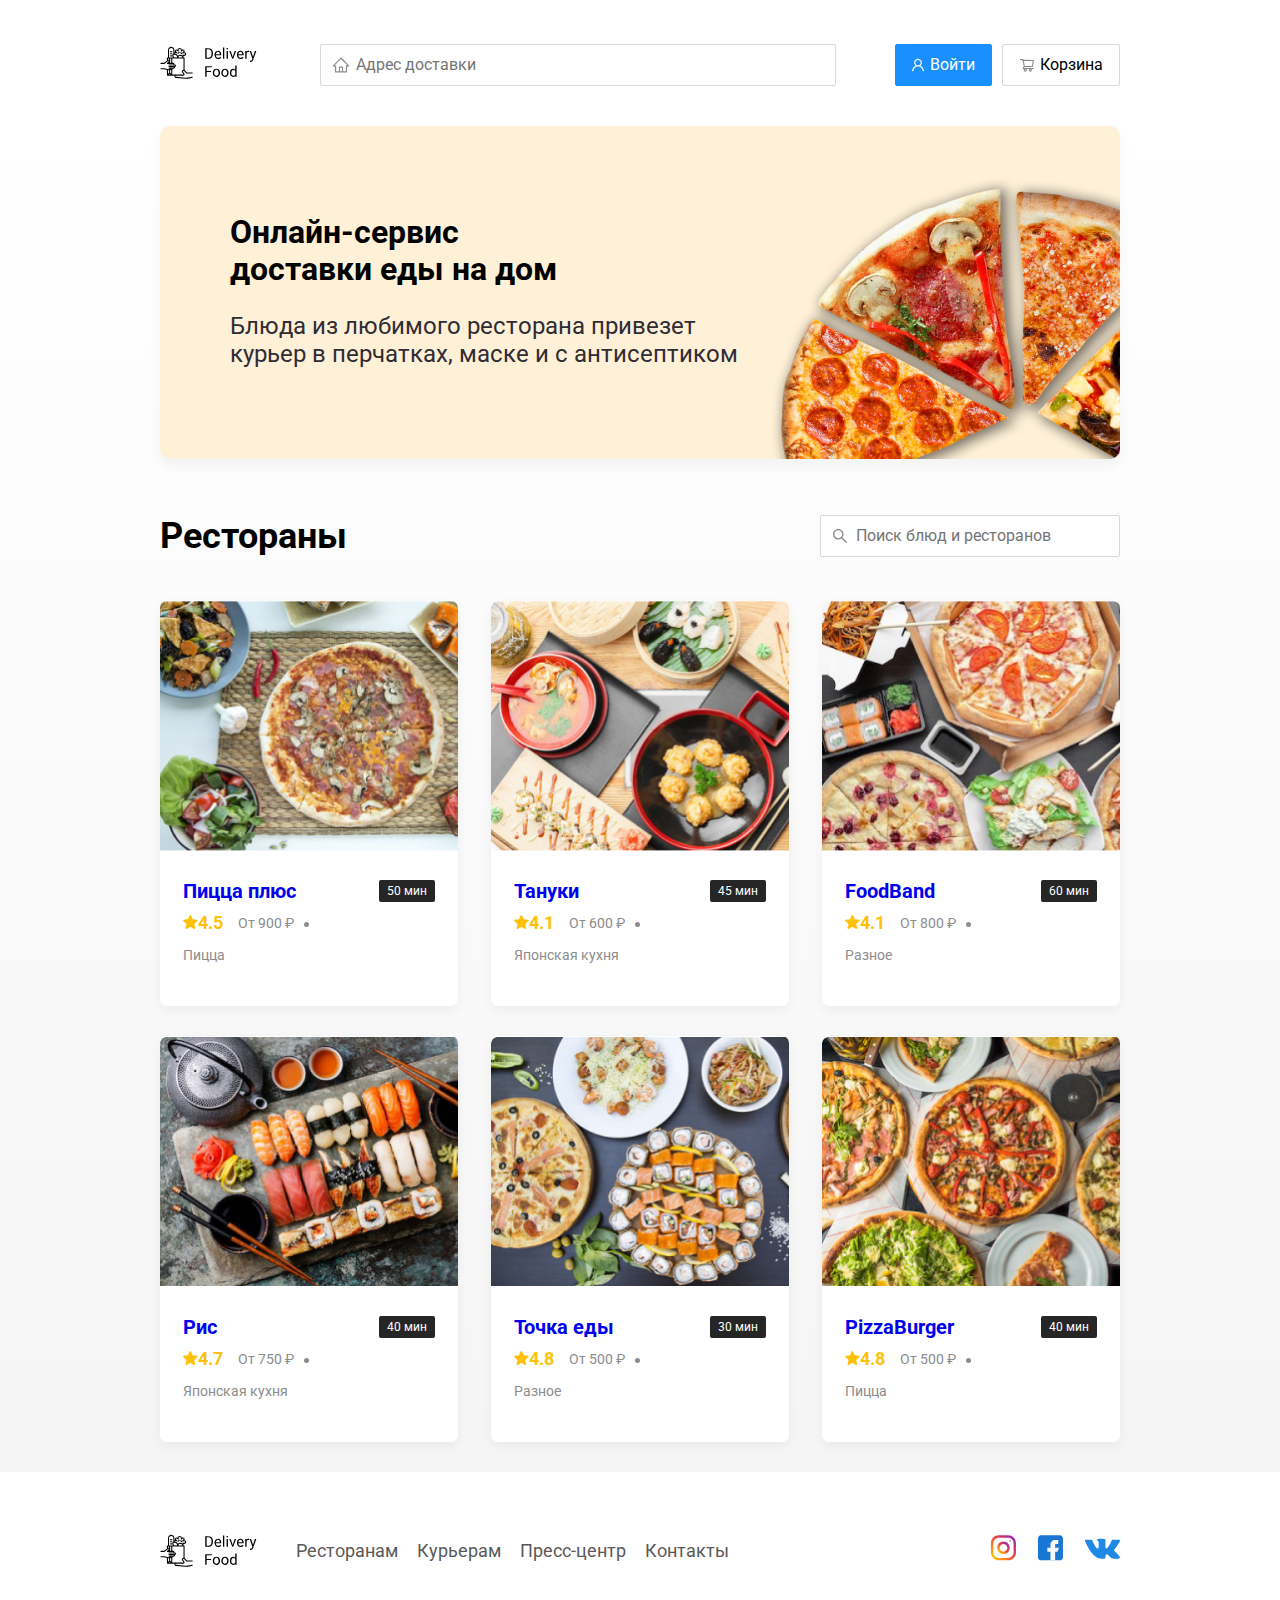
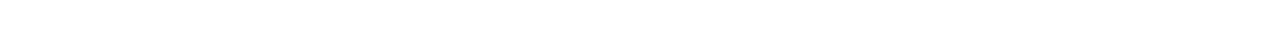
<file: index.html>
<!DOCTYPE html>
<html lang="ru">
<head>
    <meta charset="UTF-8">
    <meta name="viewport" content="width=device-width, initial-scale=1.0">
    <title>Delivery Food</title>
    <link rel="icon" href="img/icon.ico" type="image/x-icon">
    <link href="https://fonts.googleapis.com/css?family=Roboto:400,700&display=swap&subset=cyrillic" rel="stylesheet">
    <link rel="stylesheet" href="css/normalize.css">
    <link rel="stylesheet" href="css/animate.css">
    <link rel="stylesheet" href="css/style.css">
</head>
<body>
    <!-- Шапка сайта -->
   <div class="container">
    <header class="header">
        <a href="index.html" class="logo "><img src="img/logo.svg" alt="Logo" ></a>
        <input type="text" class="input input-adress" placeholder="Адрес доставки">
        <div class="buttons">
            <button class="button button-primery">
                <img src="img/Vector.svg" alt="user" class="button-icon"> 
                <span class="button-text"> Войти</span>
            </button>
            <button class="button">
                <img src="img/Vector_2.svg" alt="" class="button-icon">
                <span class="button-text">Корзина</span>
            </button>
        </div>

    </header>

   </div>
   <!-- container -->

   <main class="main">
       <div class="container">
        <section class="promo ">
            <h1 class="promo-title">Онлайн-сервис <br/>доставки еды на дом</h1>
            <p class="promo-text">Блюда из любимого ресторана привезет курьер в перчатках, маске и с антисептиком</p>
            </section>
            <section class="restaurants">
                <div class="section-heading">
                    <h2 class="section-title">Рестораны</h2>
                    <input type="text" class="input input-search" placeholder="Поиск блюд и ресторанов">
                </div>
            </section>
        <section class="cards">
            <a href="restaurants.html" class="card wow fadeInUp">
                <img src="img/image.jpg" alt="image" class="card-image">
                <div class="card-text">
                    <div class="card-heading">
                        <h3 class="card-title">Пицца плюс</h3>
                        <span class="card-tag tag">50 мин</span>
                    </div>
                    
                    <div class="card-info">
                        <div class="rating">
                             <img src="img/rating.svg" alt="rating" class="rating-star">4.5</div>
                        <div class="price">От 900 ₽</div>
                        <div class="category">Пицца</div>
                    </div>
                    <!-- /.card-info -->
                </div>
                <!-- card-text -->
            </a>
            <!-- /.card -->
    
            <a href="restaurants.html" class="card ">
                <img src="img/image (1).jpg" alt="image" class="card-image">
                <div class="card-text">
                    <div class="card-heading">
                        <h3 class="card-title">Тануки</h3>
                        <span class="card-tag tag">45 мин</span>
                    </div>
                    
                    <div class="card-info">
                        <div class="rating"><img src="img/rating.svg" alt="rating" class="rating-star">4.1</div>
                        <div class="price">От 600 ₽</div>
                        <div class="category">Японская кухня</div>
                    </div>
                    <!-- /.card-info -->
                </div>
                <!-- card-text -->
            </a>
            <!-- /.card -->
    
            <a href="restaurants.html" class="card">
                <img src="img/image (2).jpg" alt="image" class="card-image">
                <div class="card-text">
                    <div class="card-heading">
                        <h3 class="card-title">FoodBand</h3>
                        <span class="card-tag tag">60 мин</span>
                    </div>
                    
                    <div class="card-info">
                        <div class="rating"><img src="img/rating.svg" alt="rating" class="rating-star">4.1</div>
                        <div class="price">От 800 ₽</div>
                        <div class="category">Разное</div>
                    </div>
                    <!-- /.card-info -->
                </div>
                <!-- card-text -->
            </a>
            <!-- /.card -->
    
            <a href="restaurants.html" class="card">
                <img src="img/image (3).jpg" alt="image" class="card-image">
                <div class="card-text">
                    <div class="card-heading">
                        <h3 class="card-title">Рис</h3>
                        <span class="card-tag tag">40 мин</span>
                    </div>
                    
                    <div class="card-info">
                        <div class="rating"><img src="img/rating.svg" alt="rating" class="rating-star">4.7</div>
                        <div class="price">От 750 ₽</div>
                        <div class="category">Японская кухня</div>
                    </div>
                    <!-- /.card-info -->
                </div>
                <!-- card-text -->
            </a>
            <!-- /.card -->
    
            <a href="restaurants.html" class="card">
                <img src="img/image (4).jpg" alt="image" class="card-image">
                <div class="card-text">
                    <div class="card-heading">
                        <h3 class="card-title">Точка еды</h3>
                        <span class="card-tag tag">30 мин</span>
                    </div>
                    
                    <div class="card-info">
                        <div class="rating"><img src="img/rating.svg" alt="rating" class="rating-star">4.8</div>
                        <div class="price">От 500 ₽</div>
                        <div class="category">Разное</div>
                    </div>
                    <!-- /.card-info -->
                </div>
                <!-- card-text -->
            </a>
            <!-- /.card -->
    
            <a href="restaurants.html" class="card">
                <img src="img/image (5).jpg" alt="image" class="card-image">
                <div class="card-text">
                    <div class="card-heading">
                        <h3 class="card-title">PizzaBurger</h3>
                        <span class="card-tag tag">40 мин</span>
                    </div>
                    
                    <div class="card-info">
                        <div class="rating"><img src="img/rating.svg" alt="rating" class="rating-star">4.8</div>
                        <div class="price">От 500 ₽</div>
                        <div class="category">Пицца</div>
                    </div>
                    <!-- /.card-info -->
                </div>
                <!-- card-text -->
            </a>
            <!-- /.card -->
    
            
    
        </section>
       </div>
   </main>

  <footer class="footer">
      <div class="container">
        <div class="footer-block">
            <img src="img/logo.svg" alt="logo" class="logo footer-logo">
            <nav class="footer-nav">
                <a href="#" class="footer-link">Ресторанам</a>
                <a href="#" class="footer-link">Курьерам</a>
                <a href="#" class="footer-link">Пресс-центр</a>
                <a href="#" class="footer-link">Контакты</a>
            </nav>
            <div class="social-links">
                <a href="#" class="social-link"><img src="img/instagram.svg" alt="instagram"></a>
                <a href="#" class="social-link"><img src="img/facebook.svg" alt="faceboock"></a>
                <a href="#" class="social-link"><img src="img/vk.svg" alt="vk"></a>
              
            </div>
        </div>
        <!-- /.footer-block -->

       
      </div>
  </footer>
<script src="js/wow.min.js"></script>
<script src="js/main.js"></script>
</body>
</html>
</file>
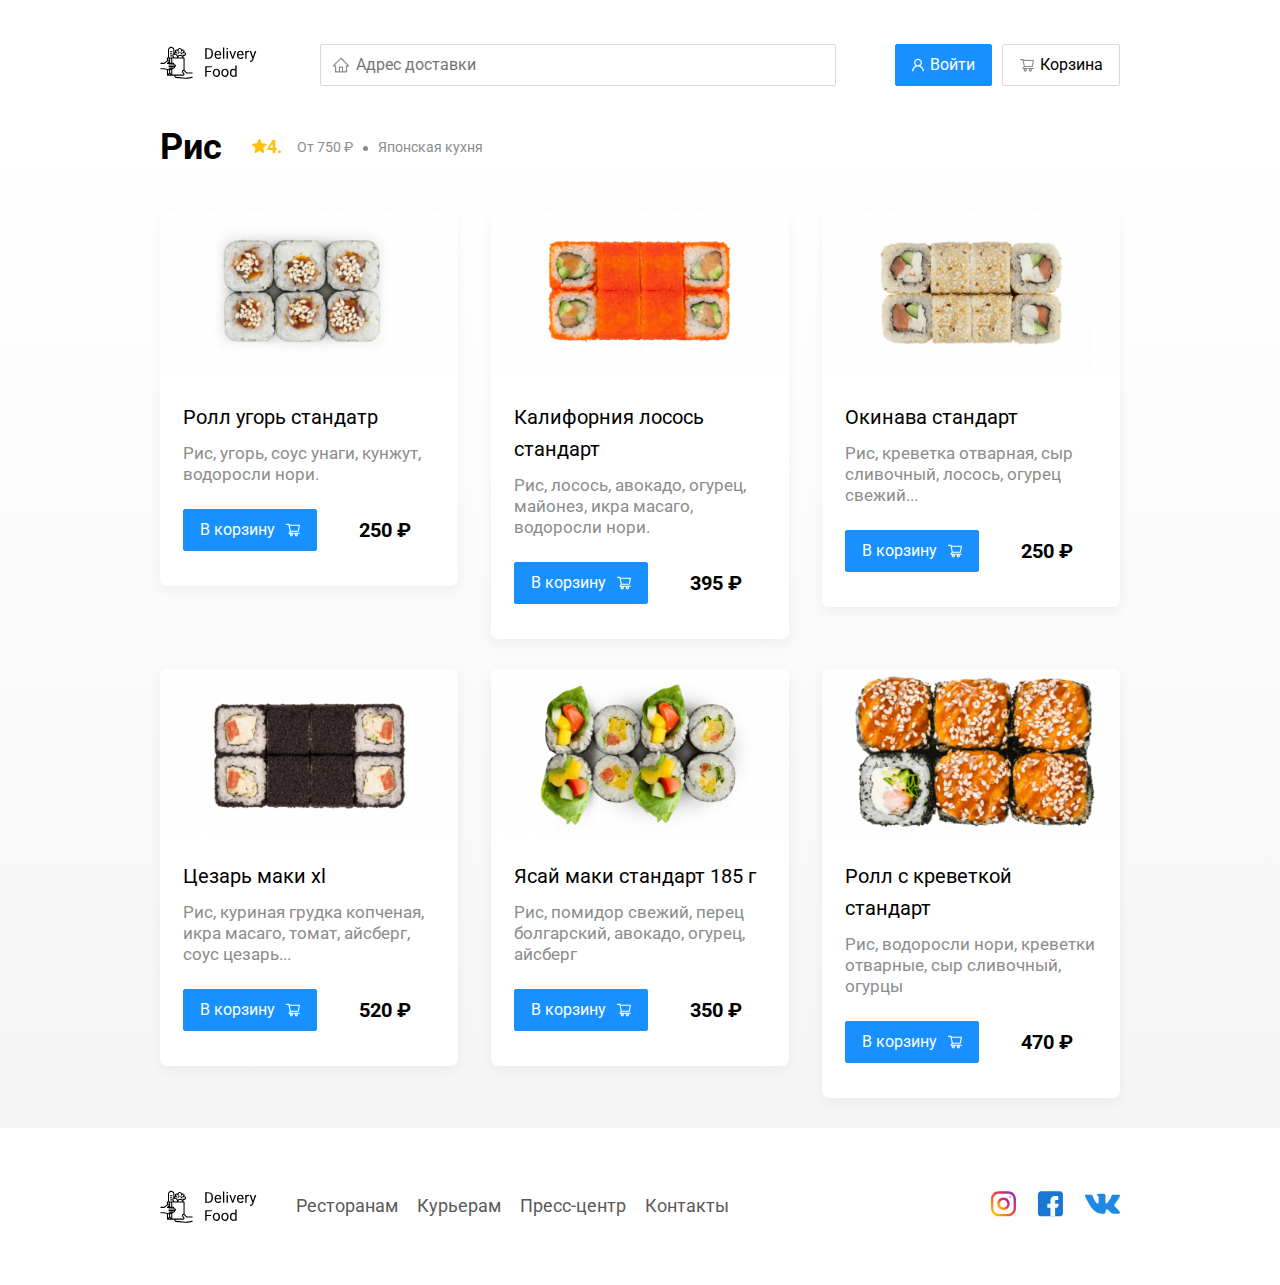
<file: restaurants.html>
<!DOCTYPE html>
<html lang="ru">
<head>
    <meta charset="UTF-8">
    <meta name="viewport" content="width=device-width, initial-scale=1.0">
    <title>Рис</title>
    <link rel="icon" href="img/icon.ico" type="image/x-icon">
    <link href="https://fonts.googleapis.com/css?family=Roboto:400,700&display=swap&subset=cyrillic" rel="stylesheet">
    <link rel="stylesheet" href="css/normalize.css">
    <link rel="stylesheet" href="css/animate.css">
    <link rel="stylesheet" href="css/style.css">
</head>
<body>
    <!-- Шапка сайта -->
   <div class="container">
    <header class="header">
        <a href="index.html" class="logo wow fadeInRight"><img src="img/logo.svg" alt="Logo" ></a>
        
        <input type="text" class="input input-adress" placeholder="Адрес доставки">
        <div class="buttons">
            <button class="button button-primery">
                <img src="img/Vector.svg" alt="user" class="button-icon"> 
                <span class="button-text"> Войти</span>
            </button>
            <button class="button " id="cart-button">
                <img src="img/Vector_2.svg" alt="" class="button-icon">
                <span class="button-text">Корзина</span>
            </button>
        </div>

    </header>

   </div>
   <!-- container -->

   <main class="main">
       <div class="container">
        
            <section class="restaurants">
                <div class="section-heading">
                    <h2 class="section-title">Рис</h2>
                    <div class="card-info">
                        <div class="rating">
                             <img src="img/rating.svg" alt="rating" class="rating-star">4.</div>
                        <div class="price">От 750 ₽</div>
                        <div class="category">Японская кухня</div>
                    </div>
                    <!-- /.card-info -->
                </div>
            </section>
        <section class="cards">
            <div class="card wow fadeInUp" data-wow-delay="0.2s">
                <img src="img/roll-1.jpg" alt="image" class="card-image restaurants-card">
                <div class="card-text">
                    <div class="card-heading">
                        <h3 class="card-title card-title-reg">Ролл угорь стандатр</h3>
                    </div>

                    <div class="card-info">
                        <div class="ingredients">Рис, угорь, соус унаги, кунжут, водоросли нори.</div>
                    </div>
                    <!-- /.card-info -->
                    <div class="card-button">
                        <button class="button button-primery">
                            <span class="button-card-text">В корзину</span>
                            <img src="img/shoping.svg" alt="shoping" class="button-card-img">
                        </button>
                        <strong class="button-card-price">250 ₽</strong>
                    </div>
                    <!-- /.card-button -->
                </div>
                <!-- card-text -->
            </div>
            <!-- /.card -->
    
            <div class="card wow fadeInUp" data-wow-delay="0.4s">
                <img src="img/roll-2.jpg" alt="image" class="card-image restaurants-card">
                <div class="card-text">
                    <div class="card-heading">
                        <h3 class="card-title card-title-reg">Калифорния лосось стандарт</h3>
                    </div>

                    <div class="card-info">
                        <div class="ingredients">Рис, лосось, авокадо, огурец, майонез, икра масаго, водоросли нори.</div>
                    </div>
                    <!-- /.card-info -->
                    <div class="card-button">
                        <button class="button button-primery">
                            <span class="button-card-text">В корзину</span>
                            <img src="img/shoping.svg" alt="shoping" class="button-card-img">
                        </button>
                        <strong class="button-card-price">395 ₽</strong>
                    </div>
                    <!-- /.card-button -->
                </div>
                <!-- card-text -->
            </div>
            <!-- /.card -->
    
            <div class="card wow fadeInUp" data-wow-delay="0.6s">
                <img src="img/roll-3.jpg" alt="image" class="card-image restaurants-card">
                <div class="card-text">
                    <div class="card-heading">
                        <h3 class="card-title card-title-reg">Окинава стандарт</h3>
                    </div>

                    <div class="card-info">
                        <div class="ingredients"> Рис, креветка отварная, сыр сливочный, лосось, огурец свежий...</div>
                    </div>
                    <!-- /.card-info -->
                    <div class="card-button">
                        <button class="button button-primery">
                            <span class="button-card-text">В корзину</span>
                            <img src="img/shoping.svg" alt="shoping" class="button-card-img">
                        </button>
                        <strong class="button-card-price">250 ₽</strong>
                    </div>
                    <!-- /.card-button -->
                </div>
                <!-- card-text -->
            </div>
            <!-- /.card -->
    
            <div class="card wow fadeInUp" data-wow-delay="0.2s">
                <img src="img/roll-4.jpg" alt="image" class="card-image restaurants-card">
                <div class="card-text">
                    <div class="card-heading">
                        <h3 class="card-title card-title-reg">Цезарь маки хl</h3>
                    </div>

                    <div class="card-info">
                        <div class="ingredients">Рис, куриная грудка копченая, икра масаго, томат, айсберг, соус цезарь...</div>
                    </div>
                    <!-- /.card-info -->
                    <div class="card-button">
                        <button class="button button-primery">
                            <span class="button-card-text">В корзину</span>
                            <img src="img/shoping.svg" alt="shoping" class="button-card-img">
                        </button>
                        <strong class="button-card-price">520 ₽</strong>
                    </div>
                    <!-- /.card-button -->
                </div>
                <!-- card-text -->
            </div>
            <!-- /.card -->
    
            <div class="card wow fadeInUp" data-wow-delay="0.4s" >
                <img src="img/roll-5.jpg" alt="image" class="card-image restaurants-card">
                <div class="card-text">
                    <div class="card-heading">
                        <h3 class="card-title card-title-reg">Ясай маки стандарт 185 г</h3>
                    </div>

                    <div class="card-info">
                        <div class="ingredients">Рис, помидор свежий, перец болгарский, авокадо, огурец, айсберг</div>
                    </div>
                    <!-- /.card-info -->
                    <div class="card-button">
                        <button class="button button-primery">
                            <span class="button-card-text">В корзину</span>
                            <img src="img/shoping.svg" alt="shoping" class="button-card-img">
                        </button>
                        <strong class="button-card-price">350 ₽</strong>
                    </div>
                    <!-- /.card-button -->
                </div>
                <!-- card-text -->
            </div>
            <!-- /.card -->
    
            <div class="card wow fadeInUp" data-wow-delay="0.6s">
                <img src="img/roll-6.jpg" alt=" image" class="card-image restaurants-card">
                <div class="card-text">
                    <div class="card-heading">
                        <h3 class="card-title card-title-reg">Ролл с креветкой стандарт</h3>
                    </div>

                    <div class="card-info">
                        <div class="ingredients">Рис, водоросли нори, креветки отварные, сыр сливочный, огурцы</div>
                    </div>
                    <!-- /.card-info -->
                    <div class="card-button">
                        <button class="button button-primery">
                            <span class="button-card-text">В корзину</span>
                            <img src="img/shoping.svg" alt="shoping" class="button-card-img">
                        </button>
                        <strong class="button-card-price">470 ₽</strong>
                    </div>
                    <!-- /.card-button -->
                </div>
                <!-- card-text -->
            </div>
            <!-- /.card -->
    
            
    
        </section>
       </div>
   </main>

  <footer class="footer">
      <div class="container">
        <div class="footer-block">
            <img src="img/logo.svg" alt="logo" class="logo footer-logo">
            <nav class="footer-nav">
                <a href="#" class="footer-link">Ресторанам</a>
                <a href="#" class="footer-link">Курьерам</a>
                <a href="#" class="footer-link">Пресс-центр</a>
                <a href="#" class="footer-link">Контакты</a>
            </nav>
            <div class="social-links">
                <a href="#" class="social-link"><img src="img/instagram.svg" alt="instagram"></a>
                <a href="#" class="social-link"><img src="img/facebook.svg" alt="faceboock"></a>
                <a href="#" class="social-link"><img src="img/vk.svg" alt="vk"></a>
              
            </div>
        </div>
        <!-- /.footer-block -->

       
      </div>
  </footer>
  <div class="modal">
      <div class="modal-dialog">
          <div class="modal-header">
              <h3 class="modal-title">Корзина</h3>
              <button class="close">&times;</button>
          </div>
          <div class="modal-body">
              <div class="food-row">
                  <span class="food-name">Ролл угорь стандарт</span>
                  <strong class="food-price">250 ₽</strong>
                  <div class="food-counter">
                      <button class="counter-button">-</button>
                      <span class="counter">1</span>
                      <button class="counter-button">+</button>
                      
                  </div>
              </div>
              <!-- /.foods-row -->
              <div class="food-row">
                <span class="food-name">Ролл угорь стандарт</span>
                <strong class="food-price">250 ₽</strong>
                <div class="food-counter">
                    <button class="counter-button">-</button>
                    <span class="counter">1</span>
                    <button class="counter-button">+</button>
                    
                </div>
            </div>
            <!-- /.foods-row -->
            <div class="food-row">
                <span class="food-name">Ролл угорь стандарт</span>
                <strong class="food-price">250 ₽</strong>
                <div class="food-counter">
                    <button class="counter-button">-</button>
                    <span class="counter">1</span>
                    <button class="counter-button">+</button>
                    
                </div>
            </div>
            <!-- /.foods-row -->
            <div class="food-row">
                <span class="food-name">Ролл угорь стандарт</span>
                <strong class="food-price">250 ₽</strong>
                <div class="food-counter">
                    <button class="counter-button">-</button>
                    <span class="counter">1</span>
                    <button class="counter-button">+</button>
                    
                </div>
            </div>
            <!-- /.foods-row -->
            <div class="food-row">
                <span class="food-name">Ролл угорь стандарт</span>
                <strong class="food-price">250 ₽</strong>
                <div class="food-counter">
                    <button class="counter-button">-</button>
                    <span class="counter">1</span>
                    <button class="counter-button">+</button>
                    
                </div>
            </div>
            <!-- /.foods-row -->
          </div>
          <!-- modal-body -->
          <div class="modal-footer">
              <span class="price-tag">1250 ₽</span>
              <div class="footer-buttons">
                  <button class="button button-primery">Оформить заказ</button>
                  <button class="button">Отмена</button>
              </div>
          </div>
      </div>
  </div>
  <script src="js/wow.min.js"></script>
    <script src="js/main.js"></script>
</body>
</html>
</file>
<file: css/style.css>
* {
    box-sizing: border-box;
}
body {
    font-family: 'Roboto', sans-serif;
}
.container {
    max-width: 1200px;
    margin: auto;
}
.header {
    display: flex;
    align-items: center;
    justify-content: space-between;
    margin-top: 44px;
    margin-bottom: 40px;
}
.input {
    background: #FFFFFF;
    border: 1px solid #D9D9D9;
    border-radius: 2px;
    font-size: 16px;
    line-height: 24px; 
    padding: 8px; 
    padding-left: 35px;
    background-repeat: no-repeat;
    background-position: left 11px center;
}
.input-adress{
    flex: 0.8;
    background-image: url(../img/home.svg);
   
   
}
.input-search {
    background-image: url(../img/search.svg);
    width: 300px;
    margin-left: auto;
}
.buttons {
    display: flex;
}
.button {
    display: flex;
    align-items: center;
    padding: 8px 16px;
    background: #FFFFFF;
    border: 1px solid #D9D9D9;
    box-sizing: border-box;
    box-shadow: 0px 0px 2px rgba(0, 0, 0, 0.0015);
    border-radius: 2px;
    font-size: 16px;
    line-height: 24px;
}
.button-primery {
    background: #1890FF;
    border: 1px solid #1890FF;
    color:#FFFFFF;
    margin-right: 10px;
}
.button-icon {
    margin-right: 6px;
   
}
.button-card-text {
    margin-right: 10px;
}
.promo {
    box-shadow: 0px 7px 12px rgba(158, 158, 163, 0.1);
    background: #fff1d8 url(../img/promo-img.png) no-repeat top 60px right  / 600px;
    border-radius: 10px;
    padding: 67px 70px;
    margin-bottom: 56px;
}
.promo-text {
    max-width: 538px;
    font-family: Roboto;
    font-style: normal;
    font-weight: normal;
    font-size: 24px;
    line-height: 28px;
    color: #302C34;
}
.main {
    background: linear-gradient(180deg, rgba(245, 245, 245, 0) 1.04%, #F5F5F5 100%);
}
.section-heading {
    display: flex;
    align-items: center;
    margin-bottom: 44px;
}
.section-title {   
    font-family: Roboto;
    font-style: normal;
    font-weight: bold;
    font-size: 36px;
    line-height: 42px;
    color: #000000;
    margin: 0; 
    margin-right: 30px;   
}
.cards {
    display: flex;
    flex-wrap: wrap;
    align-items: flex-start;
    justify-content: space-between;
}
.card {
    background: #FFFFFF;
    box-shadow: 0px 4px 12px rgba(0, 0, 0, 0.05);
    border-radius: 7px;
    overflow: hidden;
    margin-bottom: 30px;
    flex-basis: 31%;
    text-decoration: none;
}
.card-image {
    object-fit: cover;
    height: 250px;
}
.card-text {
    padding: 20px 23px 35px 23px;
}

.card-heading {
    display: flex;
    align-items: center;
    justify-content: space-between;
}
.card-title {
    font-family: Roboto;
    font-style: normal;
    font-weight: bold;
    font-size: 20px;
    line-height: 32px;
    margin: 0;
}
.card-title-reg {
    font-weight:400 ;
}
.card-tag {
    font-style: normal;
    font-weight: normal;
    font-size: 12px;
    line-height: 20px;
    color: #FFFFFF;
    background: #262626;
    border-radius: 2px;
    padding: 1px 8px;

}
.card-info {
    display:flex;
    align-items: center;
    flex-wrap: wrap;
   
}
.restaurants-card {
    width: 100%;
    height: 100%;
    
}
.rating {
    margin-right: 26px;
    color: #FFC107;
    font-family: Roboto;
    font-style: normal;
    font-weight: bold;
    font-size: 18px;
    line-height: 32px;
}
.price, .category {
    font-family: Roboto;
    font-style: normal;
    font-weight: normal;
    font-size: 18px;
    line-height: 32px;
    color: #8C8C8C;
}
.price {
    margin-right: 10px;
}
.ingredients {
    font-family: Roboto;
    font-style: normal;
    font-weight: normal;
    font-size: 17px;
    line-height: 21px;
    color: #8C8C8C;
    margin-top: 10px;
}
.button-card-price {
    font-family: Roboto;
    font-style: normal;
    font-weight: bold;
    font-size: 20px;
    line-height: 32px;
    margin-left: 32px;
}
.card-button {
    display: flex;
    align-items: center;
    margin-top: 24px;
}
.category {
    text-overflow: ellipsis;
    overflow: hidden;
    white-space: nowrap;
    min-width: 150px;
}
.price:after {
    content: '';
    width: 5px;
    height: 5px;
    background-color: #8c8c8c;
    display: inline-block;
    vertical-align: middle;
    border-radius: 50%;
    margin-left: 10px;
}
.footer {
    padding: 60px 0;
}
.footer-block {
    display: flex;
    align-items: center;
    justify-content: space-between;
}
.footer-nav {
    margin-right: auto;
    margin-left: 35px;
}
.footer-link {
    display: inline-block;
    font-size: 18px;
    line-height: 21px;
    color: #595959;
    text-decoration: none;
}
.footer-link:not(:last-child) {
    margin-right: 15px;
}
.social-links {
    display: flex;
    align-items: center;
}
.social-link:not(:last-child) {
    margin-right: 21px;

}

.modal {
   
    position: fixed;
    left: 0;
    top: 0;
    width: 100%;
    height: 100%;
    background: rgba(0, 0, 0, 0.4);
    display: flex;
    display: none;
}
.is-open{
    display: flex;
}
.modal-dialog {
    max-width: 780px;
    width: 95%;
    background: #FFFFFF;
    border-radius: 5px;
    margin: auto;
    padding: 40px 45px;
}
.modal-header {
    display:flex;
    align-items: center;
    justify-content: space-between;
    margin-bottom: 45px;
}
.modal-title {
    margin: 0;
    font-family: Roboto;
    font-style: normal;
    font-weight: bold;
    font-size: 36px;
    line-height: 42px;
}
.close {
    font-size: 36px;
    border:none;
    background-color: transparent;;
}
.modal-body {
    margin-bottom: 52px;
}
.food-row {
  display: flex;
  align-items: flex-start;
  justify-content: space-between;
  padding-bottom: 8px;
  border-bottom: 1px solid #D9D9D9;
  margin-bottom: 15px;
}
.food-name {
    font-family: Roboto;
    font-style: normal;
    font-weight: normal;
    font-size: 18px;
    line-height: 32px;
}
.food-price {
    margin-left: auto;
    margin-right: 47px;
    font-weight: bold;
    font-size: 20px;
    line-height: 32px;
}
.food-counter {
    display: flex;
    align-items: center;
}
.counter-button {
    justify-content: center;
    display: flex;
    align-items: center;
    background: #FFFFFF;
    border: 1px solid #40A9FF;
    box-sizing: border-box;
    border-radius: 2px;
    width: 39px;
    height: 32px;
    font-weight: normal;
    font-size: 14px;
    line-height: 22px;
    color:#40A9FF;
}
.counter {
    font-size: 16px;
    line-height: 24px;
    margin-left: 10px;
    margin-right: 10px;
}
.modal-footer {
    display: flex;
    align-items: center;
    justify-content: space-between;
}
.footer-buttons {
    display: flex;
    align-items: center;
}
.price-tag {
    background: #262626;
    border-radius: 5px;
    color:#fff;
    padding: 15px 20px;
}
@media(max-width: 1366px) {
    .container {
        max-width: 960px;
    }
    .promo {
        background-position: top 50px  right -150px;
      background-size: 500px ;  
    }
    .rating {
        margin-right: 15px;
    }
    .category, .price {
        font-size: 14px;
    }
}
@media(max-width: 992px){
    .container {
        max-width: 750px;
    }
    .promo {
        padding: 40px;
        background-size:400px;
    }
    .promo-text {
        font-size: 18px;
        max-width: 400px;
    }
    .card {
        flex-basis: 49%;
    }
    .footer-link {
        font-size: 16px;
    }
}
@media(max-width: 768px){
    .container {
        max-width: 560px;
    }
    .card-info {
        flex-wrap: wrap;

    }
    .card .rating {
        flex-basis: 100%;
    }
    .card-text {
        padding-bottom: 15px;
    }
    .card-title {
        font-size: 18px;
    }
    .promo-title {
        font-size: 20px; 
        line-height: 1.4;
    }
    .promo-text {
        font-size: 14px;
        line-height: 1.5;  
    }
    .promo {
        background-size: 350px;
    }
    .button-card-price {
        font-size: 15px;
    }
}

@media(max-width: 578px) {
    .container {
        width: 90%;
    }
    .header {
        flex-wrap: wrap;
    }
    .input-adress {
        order: 5;
        margin-top: 15px;
        flex: 1;
    }
    .promo {
        background-image: none;
    }
    .promo-title {
        margin-bottom: 10px;
    }
    .section-title {
        font-size: 20px;
    }
    .card {
        flex-basis: 100%;
    }
    .card-image {
        width: 100%;
    }
  
    .footer-nav {
        order: 0;
        margin-left: 0;
        margin-right: 0;
    }
    .footer-logo {
        order: 1;
        margin-right: 15px;
    }
    .social-links {
        order: 2;
    }
    .footer {
        padding: 30px 0;
    }
    .footer-block {
        align-items: flex-start;
    }
}
@media (max-width:480px){
    .button-text {
        display: none;
    }
    .button {
        min-height: 40px;
    }
    .button-icon {
        margin: 0;
    }
    .promo {
        padding: 20px;
        margin-bottom: 40px;
    }
    .section-heading {
        flex-wrap: wrap;
    }
    .footer-block {
        flex-wrap:wrap;
        align-items: center;
        flex-direction: column;
    }
    .footer-logo {
        order: 0;
        margin-bottom: 20px;
    }
    .footer-nav {
        
        margin-bottom: 20px;
        text-align: center;
       
    }
    .footer-link:not(:last-child) {
        margin: 0;
    }
}
</file>
